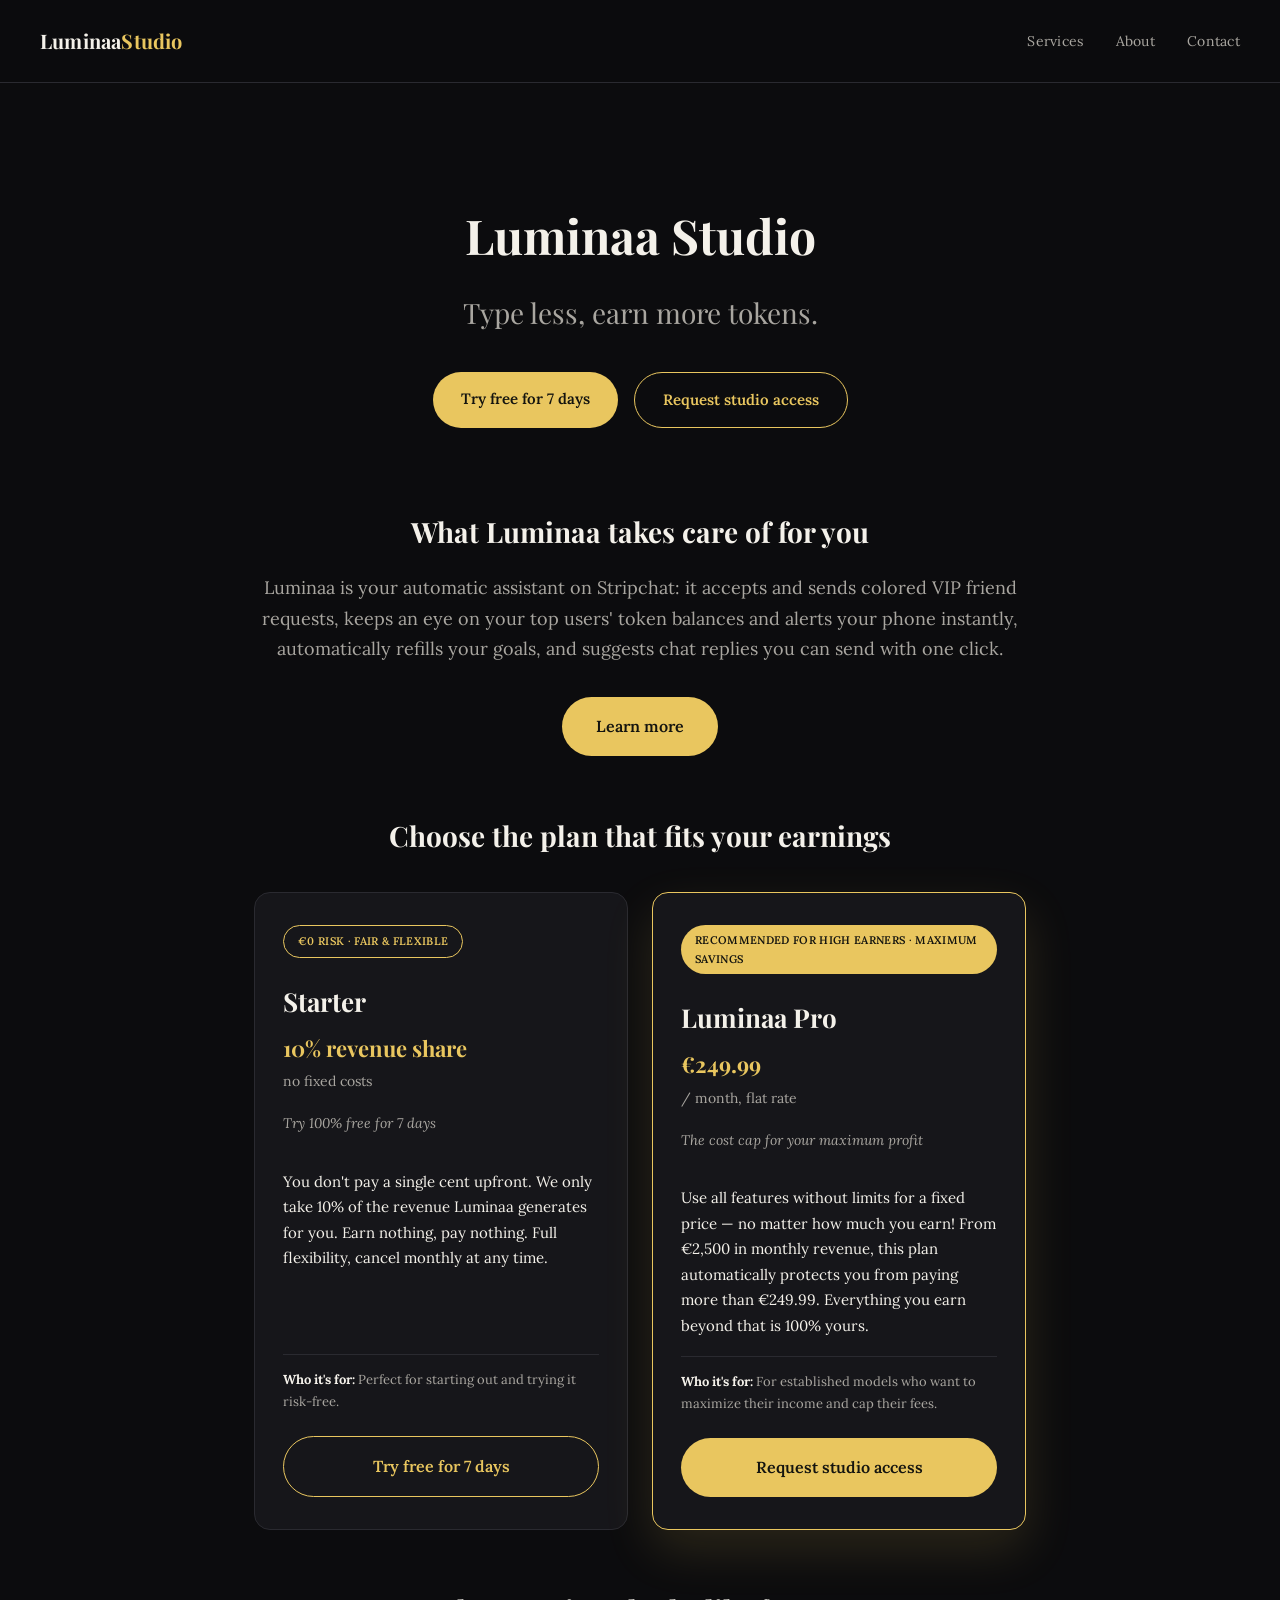
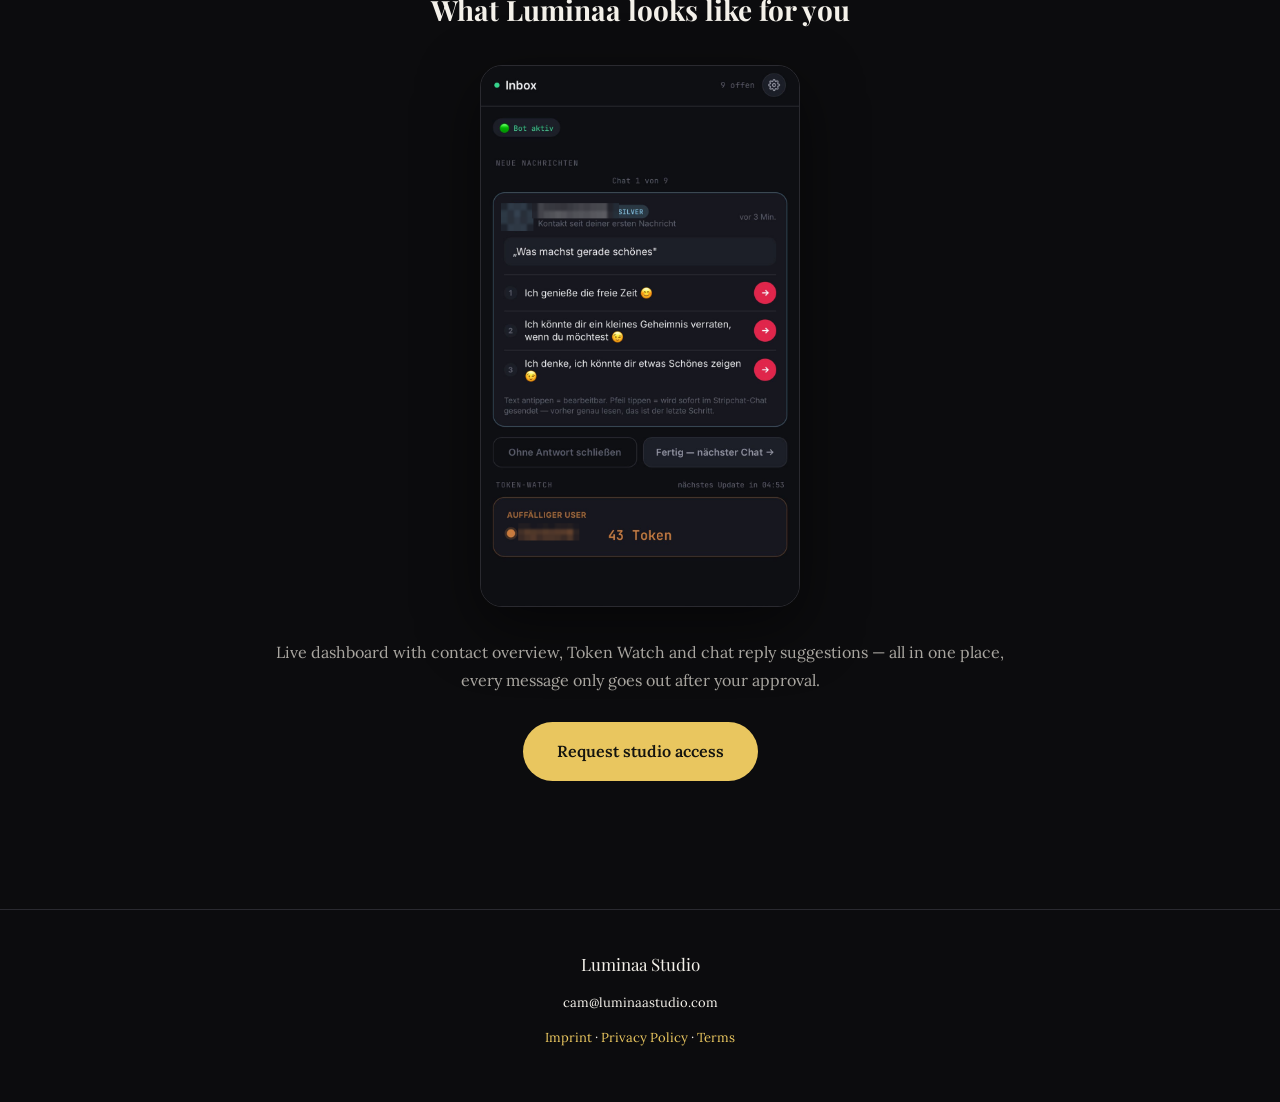
<file: index.html>
<!doctype html>
<html lang="en">
<head>
<meta charset="utf-8">
<meta name="viewport" content="width=device-width, initial-scale=1">
<title>Luminaa Studio — Type less, earn more tokens.</title>
<link rel="stylesheet" href="style.css">
</head>
<body>
<header>
  <div class="brand">Luminaa<span>Studio</span></div>
  <nav>
    <a href="services.html">Services</a>
    <a href="ueber-uns.html">About</a>
    <a href="kontakt.html#formular">Contact</a>
  </nav>
</header>
<main>
  <div class="hero">
    <p class="tagline"><strong>Luminaa Studio</strong>Type less, earn more tokens.</p>
    <div class="hero-ctas">
      <a href="kontakt.html#formular" class="btn">Try free for 7 days</a>
      <a href="kontakt.html#formular" class="btn btn-outline">Request studio access</a>
    </div>
  </div>

  <h2>What Luminaa takes care of for you</h2>
  <p class="lead center">Luminaa is your automatic assistant on Stripchat: it accepts and sends colored VIP friend requests, keeps an eye on your top users' token balances and alerts your phone instantly, automatically refills your goals, and suggests chat replies you can send with one click.</p>
  <div class="btn-center">
    <a href="services.html" class="btn">Learn more</a>
  </div>

  <h2>Choose the plan that fits your earnings</h2>

  <div class="pricing-cards">
    <div class="pricing-card">
      <div class="pricing-badge">€0 risk · Fair &amp; flexible</div>
      <div class="pricing-card-title">Starter</div>
      <div class="pricing-card-price">10% revenue share<span>no fixed costs</span></div>
      <div class="pricing-card-sub">Try 100% free for 7 days</div>
      <p class="pricing-card-desc">You don't pay a single cent upfront. We only take 10% of the revenue Luminaa generates for you. Earn nothing, pay nothing. Full flexibility, cancel monthly at any time.</p>
      <div class="pricing-card-for"><strong>Who it's for:</strong> Perfect for starting out and trying it risk-free.</div>
      <a href="kontakt.html#formular" class="btn btn-outline pricing-card-btn">Try free for 7 days</a>
    </div>

    <div class="pricing-card pricing-card-highlight">
      <div class="pricing-badge pricing-badge-solid">Recommended for high earners · Maximum savings</div>
      <div class="pricing-card-title">Luminaa Pro</div>
      <div class="pricing-card-price">€249.99<span>/ month, flat rate</span></div>
      <div class="pricing-card-sub">The cost cap for your maximum profit</div>
      <p class="pricing-card-desc">Use all features without limits for a fixed price — no matter how much you earn! From €2,500 in monthly revenue, this plan automatically protects you from paying more than €249.99. Everything you earn beyond that is 100% yours.</p>
      <div class="pricing-card-for"><strong>Who it's for:</strong> For established models who want to maximize their income and cap their fees.</div>
      <a href="kontakt.html#formular" class="btn pricing-card-btn">Request studio access</a>
    </div>
  </div>

  <h2>What Luminaa looks like for you</h2>
  <div class="phone-shot">
    <img src="dashboard-preview.png" alt="Luminaa dashboard: chat reply suggestions and Token Watch">
  </div>
  <p class="center" style="color:var(--muted)">Live dashboard with contact overview, Token Watch and chat reply suggestions — all in one place, every message only goes out after your approval.</p>
  <div class="btn-center">
    <a href="kontakt.html#formular" class="btn">Request studio access</a>
  </div>
</main>
<footer>
  <div class="footer-brand">Luminaa Studio</div>
  <p>cam@luminaastudio.com</p>
  <p><a href="impressum.html">Imprint</a> · <a href="datenschutz.html">Privacy Policy</a> · <a href="agb.html">Terms</a></p>
</footer>
</body>
</html>
</file>
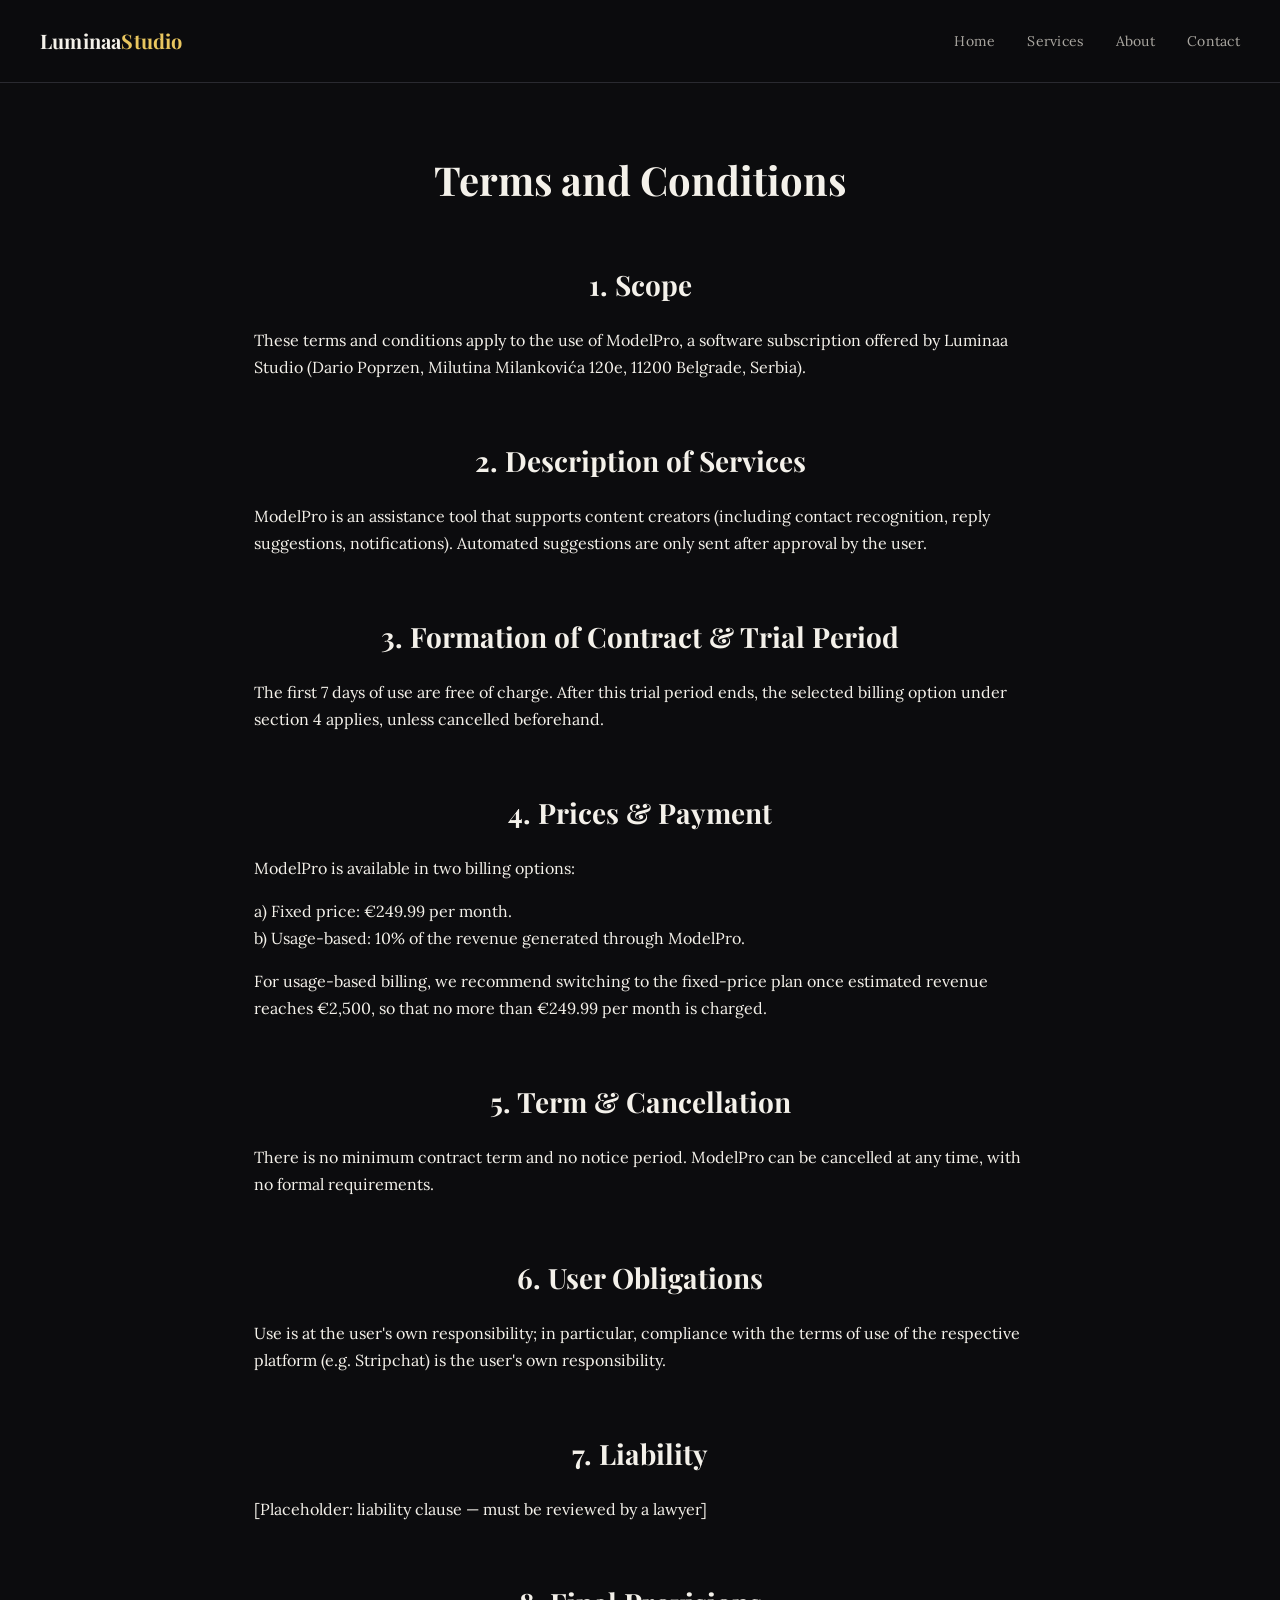
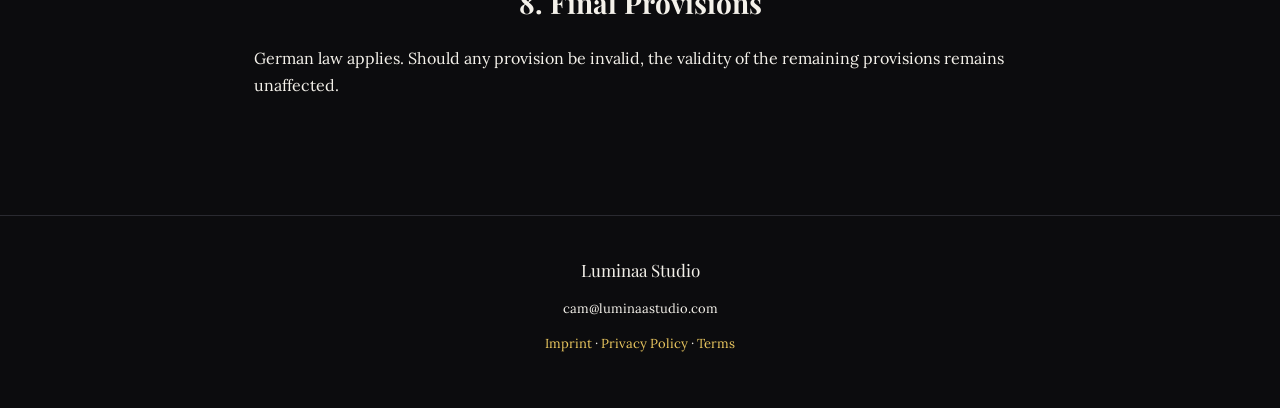
<file: agb.html>
<!doctype html>
<html lang="en">
<head>
<meta charset="utf-8">
<meta name="viewport" content="width=device-width, initial-scale=1">
<title>Terms and Conditions — Luminaa Studio</title>
<link rel="stylesheet" href="style.css">
</head>
<body>
<header>
  <div class="brand">Luminaa<span>Studio</span></div>
  <nav>
    <a href="index.html">Home</a>
    <a href="services.html">Services</a>
    <a href="ueber-uns.html">About</a>
    <a href="kontakt.html">Contact</a>
  </nav>
</header>
<main>
  <h1 class="center-title">Terms and Conditions</h1>

  <h2>1. Scope</h2>
  <p>These terms and conditions apply to the use of ModelPro, a software subscription offered by Luminaa Studio (Dario Poprzen, Milutina Milankovića 120e, 11200 Belgrade, Serbia).</p>

  <h2>2. Description of Services</h2>
  <p>ModelPro is an assistance tool that supports content creators (including contact recognition, reply suggestions, notifications). Automated suggestions are only sent after approval by the user.</p>

  <h2>3. Formation of Contract &amp; Trial Period</h2>
  <p>The first 7 days of use are free of charge. After this trial period ends, the selected billing option under section 4 applies, unless cancelled beforehand.</p>

  <h2>4. Prices &amp; Payment</h2>
  <p>ModelPro is available in two billing options:</p>
  <p>a) Fixed price: €249.99 per month.<br>
  b) Usage-based: 10% of the revenue generated through ModelPro.</p>
  <p>For usage-based billing, we recommend switching to the fixed-price plan once estimated revenue reaches €2,500, so that no more than €249.99 per month is charged.</p>

  <h2>5. Term &amp; Cancellation</h2>
  <p>There is no minimum contract term and no notice period. ModelPro can be cancelled at any time, with no formal requirements.</p>

  <h2>6. User Obligations</h2>
  <p>Use is at the user's own responsibility; in particular, compliance with the terms of use of the respective platform (e.g. Stripchat) is the user's own responsibility.</p>

  <h2>7. Liability</h2>
  <p>[Placeholder: liability clause — must be reviewed by a lawyer]</p>

  <h2>8. Final Provisions</h2>
  <p>German law applies. Should any provision be invalid, the validity of the remaining provisions remains unaffected.</p>
</main>
<footer>
  <div class="footer-brand">Luminaa Studio</div>
  <p>cam@luminaastudio.com</p>
  <p><a href="impressum.html">Imprint</a> · <a href="datenschutz.html">Privacy Policy</a> · <a href="agb.html">Terms</a></p>
</footer>
</body>
</html>
</file>
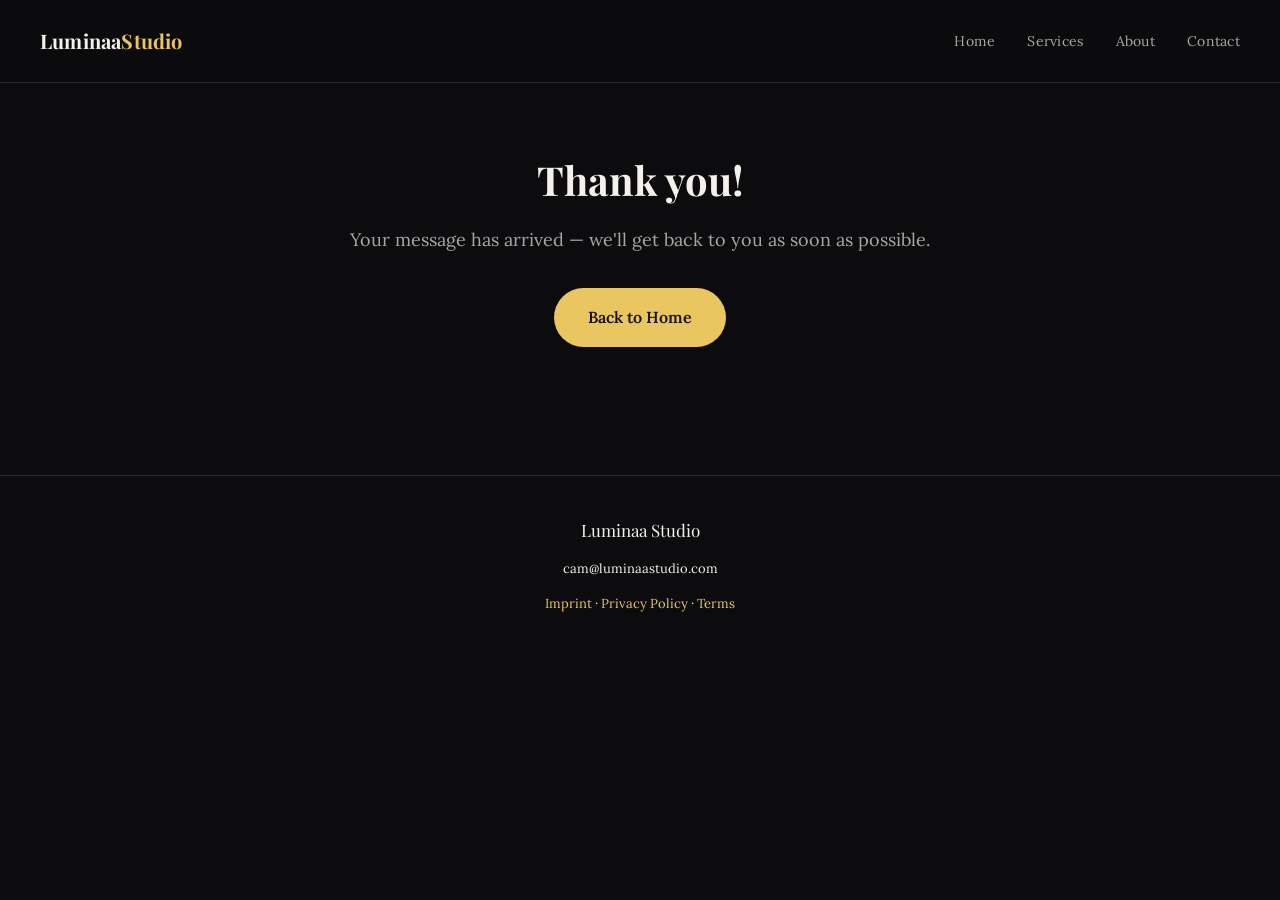
<file: danke.html>
<!doctype html>
<html lang="en">
<head>
<meta charset="utf-8">
<meta name="viewport" content="width=device-width, initial-scale=1">
<title>Thank You — Luminaa Studio</title>
<link rel="stylesheet" href="style.css">
</head>
<body>
<header>
  <div class="brand">Luminaa<span>Studio</span></div>
  <nav>
    <a href="index.html">Home</a>
    <a href="services.html">Services</a>
    <a href="ueber-uns.html">About</a>
    <a href="kontakt.html">Contact</a>
  </nav>
</header>
<main>
  <h1 class="center-title">Thank you!</h1>
  <p class="lead center">Your message has arrived — we'll get back to you as soon as possible.</p>
  <div class="btn-center">
    <a href="index.html" class="btn">Back to Home</a>
  </div>
</main>
<footer>
  <div class="footer-brand">Luminaa Studio</div>
  <p>cam@luminaastudio.com</p>
  <p><a href="impressum.html">Imprint</a> · <a href="datenschutz.html">Privacy Policy</a> · <a href="agb.html">Terms</a></p>
</footer>
</body>
</html>
</file>
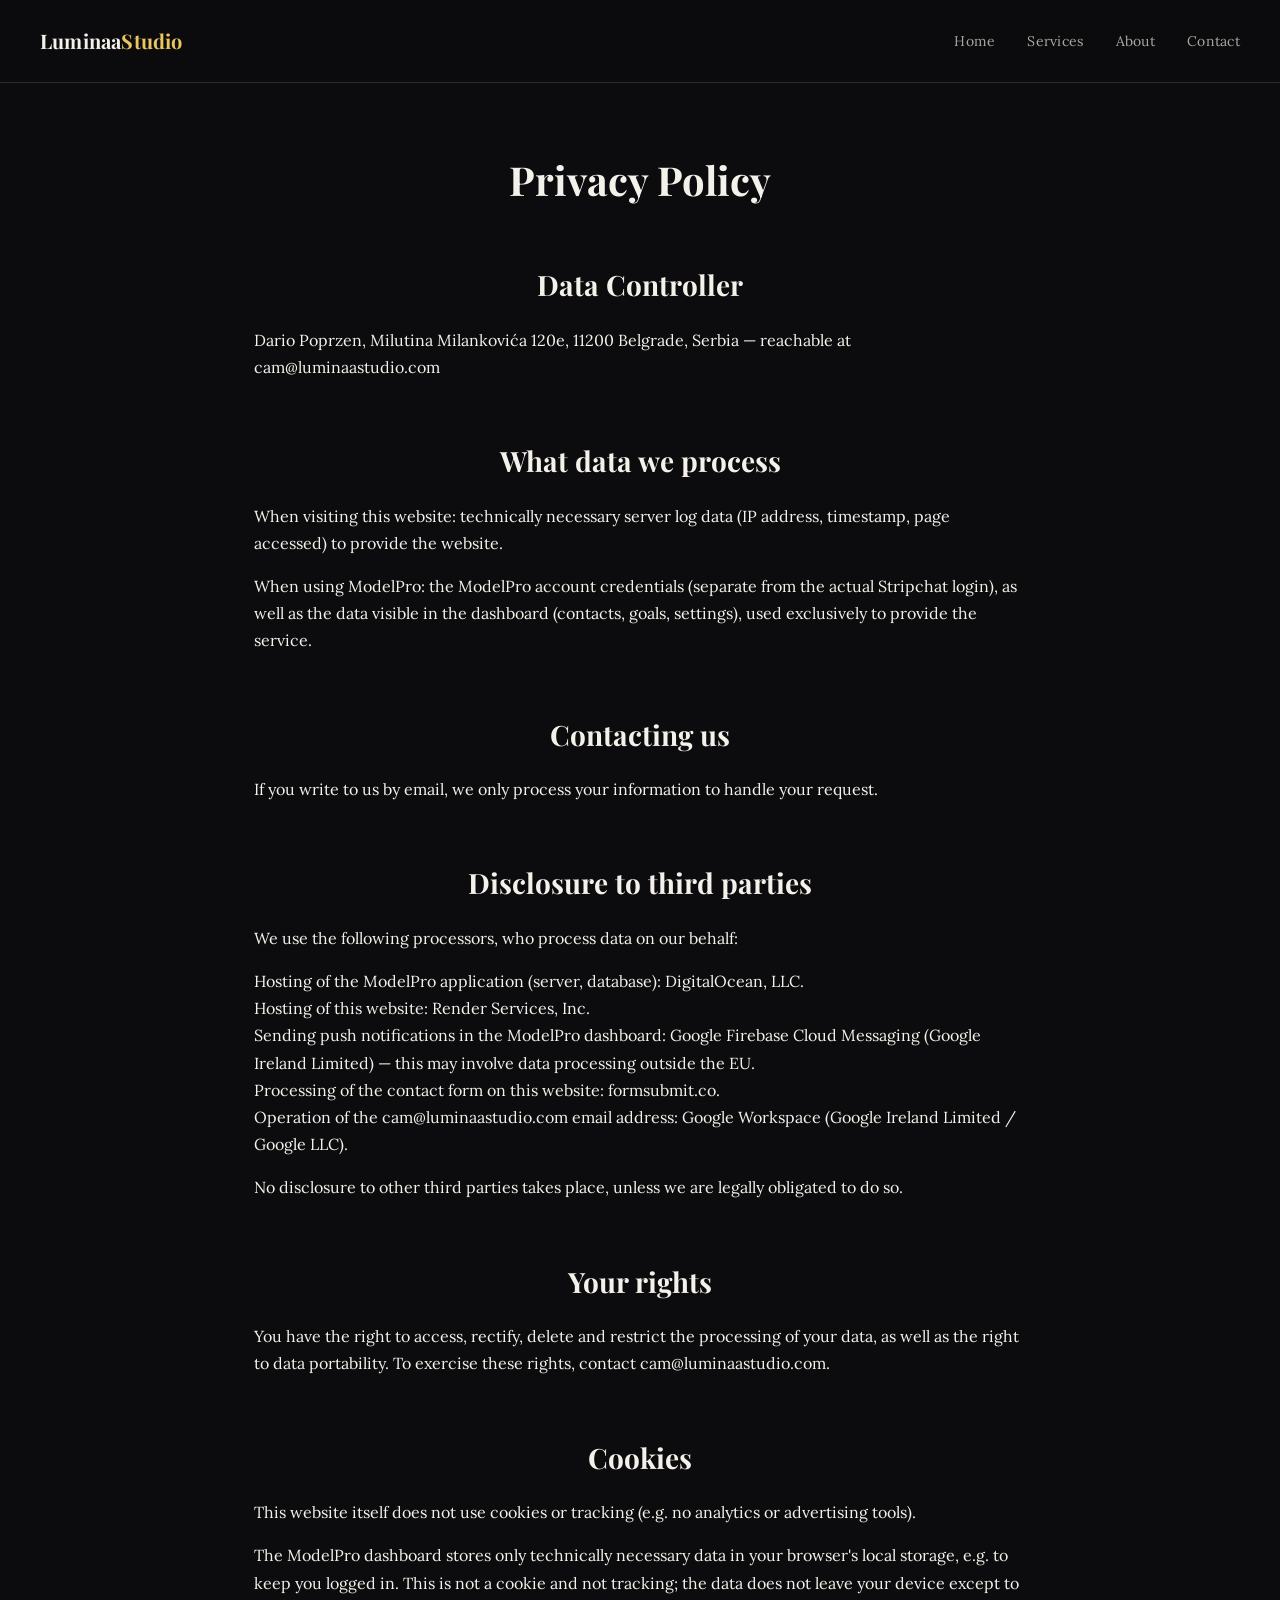
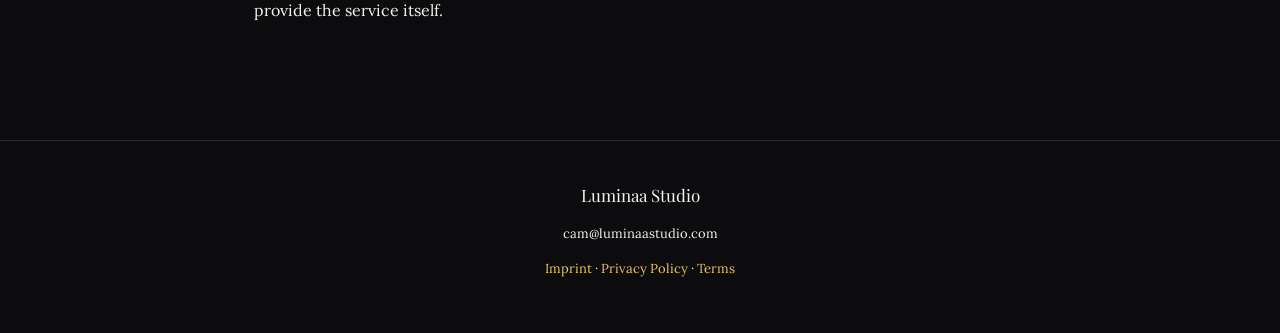
<file: datenschutz.html>
<!doctype html>
<html lang="en">
<head>
<meta charset="utf-8">
<meta name="viewport" content="width=device-width, initial-scale=1">
<title>Privacy Policy — Luminaa Studio</title>
<link rel="stylesheet" href="style.css">
</head>
<body>
<header>
  <div class="brand">Luminaa<span>Studio</span></div>
  <nav>
    <a href="index.html">Home</a>
    <a href="services.html">Services</a>
    <a href="ueber-uns.html">About</a>
    <a href="kontakt.html">Contact</a>
  </nav>
</header>
<main>
  <h1 class="center-title">Privacy Policy</h1>

  <h2>Data Controller</h2>
  <p>Dario Poprzen, Milutina Milankovića 120e, 11200 Belgrade, Serbia — reachable at cam@luminaastudio.com</p>

  <h2>What data we process</h2>
  <p>When visiting this website: technically necessary server log data (IP address, timestamp, page accessed) to provide the website.</p>
  <p>When using ModelPro: the ModelPro account credentials (separate from the actual Stripchat login), as well as the data visible in the dashboard (contacts, goals, settings), used exclusively to provide the service.</p>

  <h2>Contacting us</h2>
  <p>If you write to us by email, we only process your information to handle your request.</p>

  <h2>Disclosure to third parties</h2>
  <p>We use the following processors, who process data on our behalf:</p>
  <p>
  Hosting of the ModelPro application (server, database): DigitalOcean, LLC.<br>
  Hosting of this website: Render Services, Inc.<br>
  Sending push notifications in the ModelPro dashboard: Google Firebase Cloud Messaging (Google Ireland Limited) — this may involve data processing outside the EU.<br>
  Processing of the contact form on this website: formsubmit.co.<br>
  Operation of the cam@luminaastudio.com email address: Google Workspace (Google Ireland Limited / Google LLC).
  </p>
  <p>No disclosure to other third parties takes place, unless we are legally obligated to do so.</p>

  <h2>Your rights</h2>
  <p>You have the right to access, rectify, delete and restrict the processing of your data, as well as the right to data portability. To exercise these rights, contact cam@luminaastudio.com.</p>

  <h2>Cookies</h2>
  <p>This website itself does not use cookies or tracking (e.g. no analytics or advertising tools).</p>
  <p>The ModelPro dashboard stores only technically necessary data in your browser's local storage, e.g. to keep you logged in. This is not a cookie and not tracking; the data does not leave your device except to provide the service itself.</p>
</main>
<footer>
  <div class="footer-brand">Luminaa Studio</div>
  <p>cam@luminaastudio.com</p>
  <p><a href="impressum.html">Imprint</a> · <a href="datenschutz.html">Privacy Policy</a> · <a href="agb.html">Terms</a></p>
</footer>
</body>
</html>
</file>
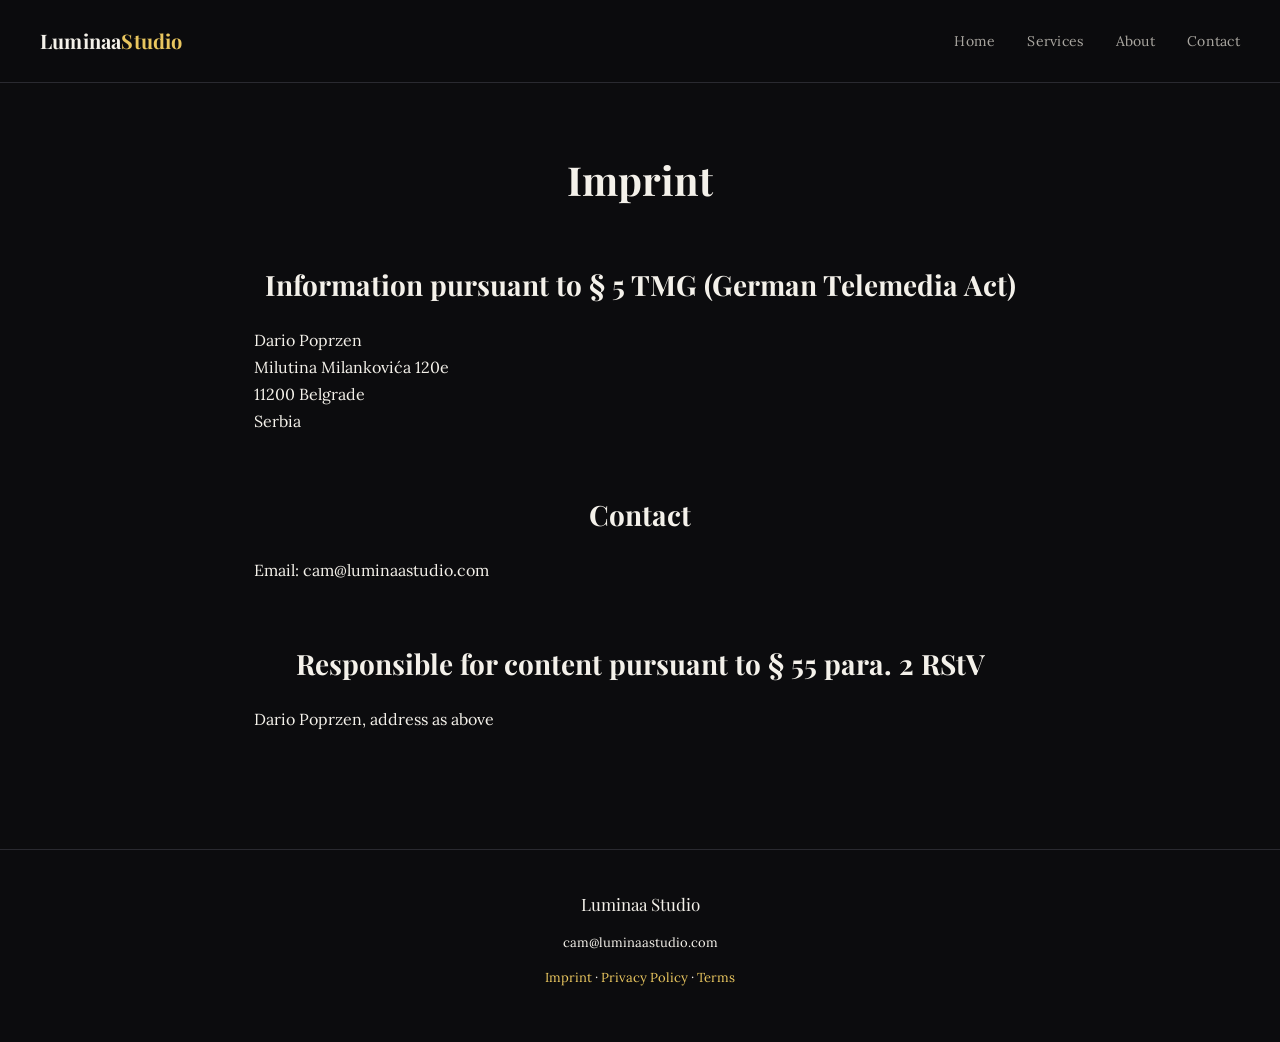
<file: impressum.html>
<!doctype html>
<html lang="en">
<head>
<meta charset="utf-8">
<meta name="viewport" content="width=device-width, initial-scale=1">
<title>Imprint — Luminaa Studio</title>
<link rel="stylesheet" href="style.css">
</head>
<body>
<header>
  <div class="brand">Luminaa<span>Studio</span></div>
  <nav>
    <a href="index.html">Home</a>
    <a href="services.html">Services</a>
    <a href="ueber-uns.html">About</a>
    <a href="kontakt.html">Contact</a>
  </nav>
</header>
<main>
  <h1 class="center-title">Imprint</h1>

  <h2>Information pursuant to § 5 TMG (German Telemedia Act)</h2>
  <p>
    Dario Poprzen<br>
    Milutina Milankovića 120e<br>
    11200 Belgrade<br>
    Serbia
  </p>

  <h2>Contact</h2>
  <p>
    Email: cam@luminaastudio.com
  </p>

  <h2>Responsible for content pursuant to § 55 para. 2 RStV</h2>
  <p>Dario Poprzen, address as above</p>
</main>
<footer>
  <div class="footer-brand">Luminaa Studio</div>
  <p>cam@luminaastudio.com</p>
  <p><a href="impressum.html">Imprint</a> · <a href="datenschutz.html">Privacy Policy</a> · <a href="agb.html">Terms</a></p>
</footer>
</body>
</html>
</file>
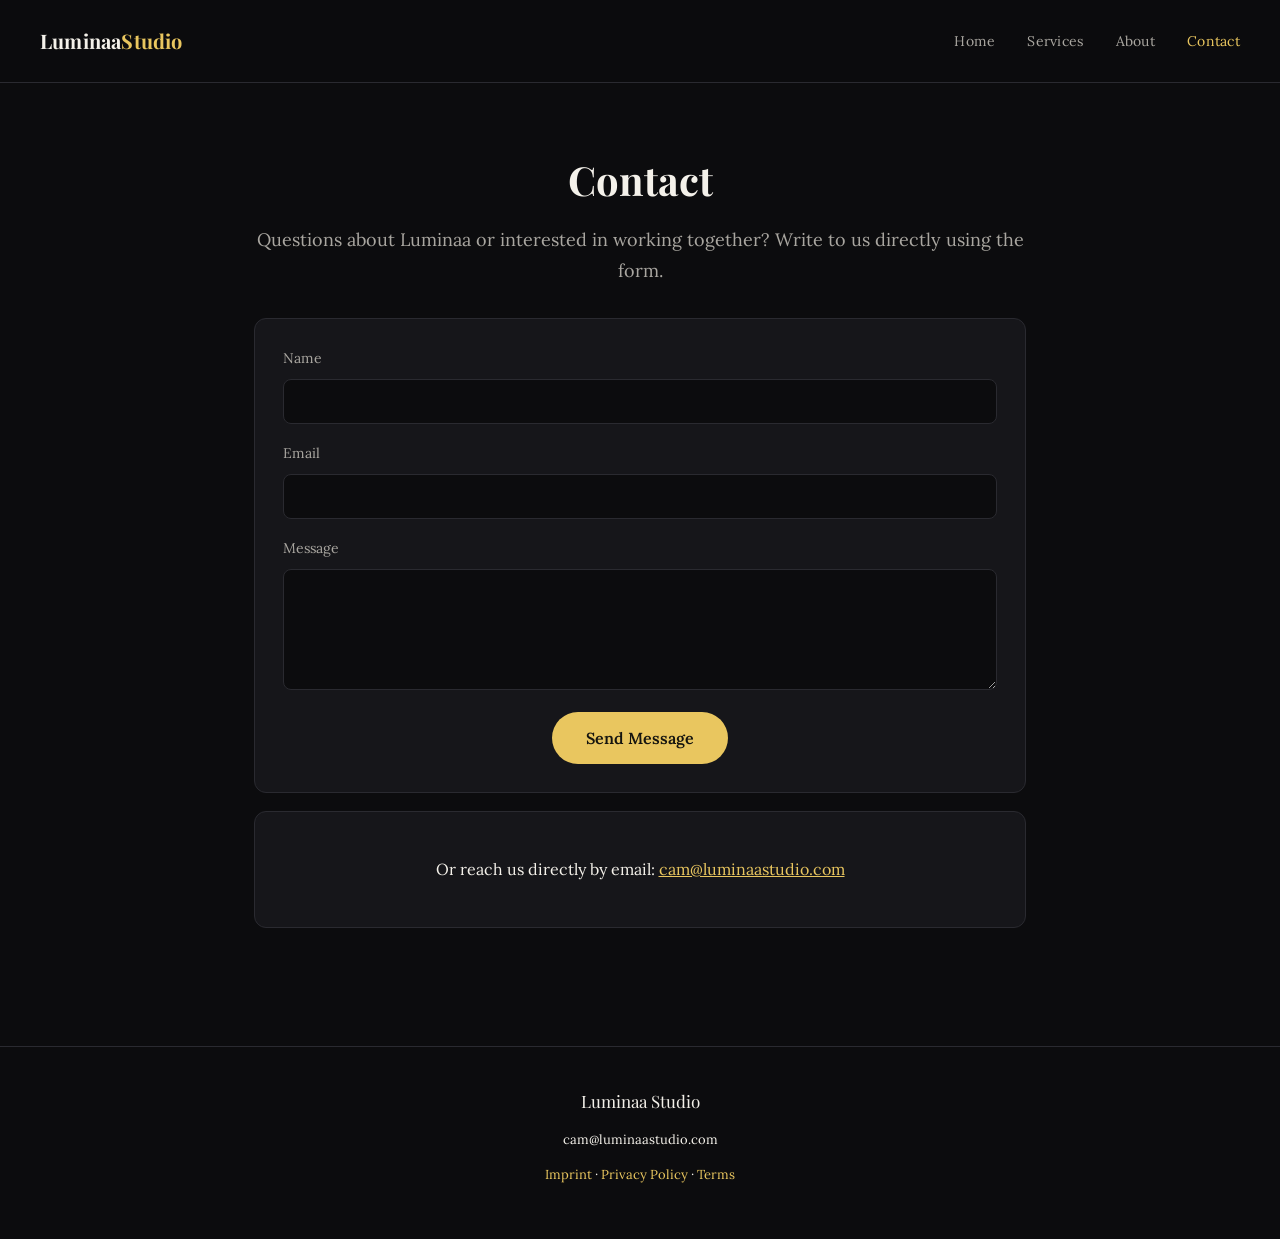
<file: kontakt.html>
<!doctype html>
<html lang="en">
<head>
<meta charset="utf-8">
<meta name="viewport" content="width=device-width, initial-scale=1">
<title>Contact — Luminaa Studio</title>
<link rel="stylesheet" href="style.css">
</head>
<body>
<header>
  <div class="brand">Luminaa<span>Studio</span></div>
  <nav>
    <a href="index.html">Home</a>
    <a href="services.html">Services</a>
    <a href="ueber-uns.html">About</a>
    <a href="kontakt.html" class="active">Contact</a>
  </nav>
</header>
<main>
  <h1 class="center-title">Contact</h1>
  <p class="lead center">Questions about Luminaa or interested in working together? Write to us directly using the form.</p>

  <form id="formular" class="card" action="https://formsubmit.co/cam@luminaastudio.com" method="POST">
    <input type="hidden" name="_subject" value="New inquiry via luminaastudio.com">
    <input type="hidden" name="_template" value="table">
    <input type="hidden" name="_captcha" value="false">
    <input type="hidden" name="_next" value="https://luminaastudio.com/danke.html">
    <input type="text" name="_honey" style="display:none" tabindex="-1" autocomplete="off">

    <label>Name
      <input type="text" name="Name" required>
    </label>
    <label>Email
      <input type="email" name="E-Mail" required>
    </label>
    <label>Message
      <textarea name="Nachricht" rows="5" required></textarea>
    </label>
    <button type="submit" class="btn">Send Message</button>
  </form>

  <div class="card center" style="margin-top:18px">
    <p>Or reach us directly by email: <a href="mailto:cam@luminaastudio.com" style="color:var(--gold)">cam@luminaastudio.com</a></p>
  </div>
</main>
<footer>
  <div class="footer-brand">Luminaa Studio</div>
  <p>cam@luminaastudio.com</p>
  <p><a href="impressum.html">Imprint</a> · <a href="datenschutz.html">Privacy Policy</a> · <a href="agb.html">Terms</a></p>
</footer>
</body>
</html>
</file>
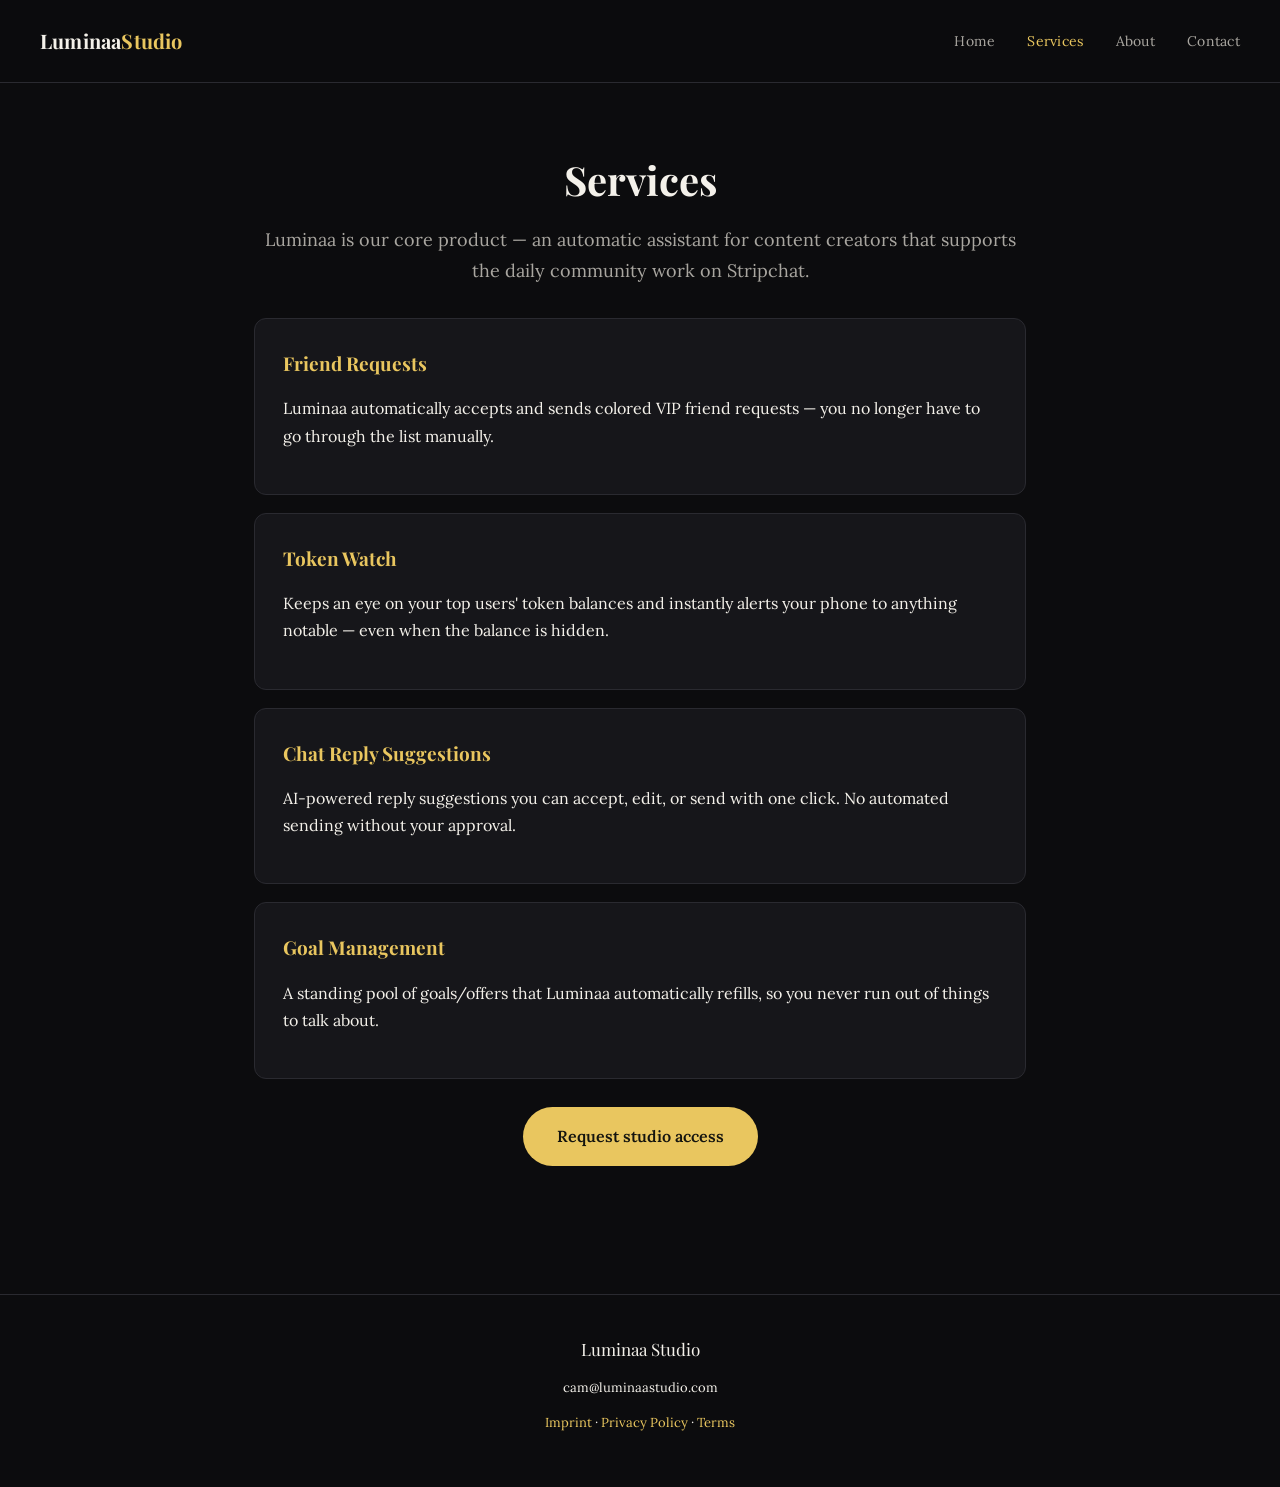
<file: services.html>
<!doctype html>
<html lang="en">
<head>
<meta charset="utf-8">
<meta name="viewport" content="width=device-width, initial-scale=1">
<title>Services — Luminaa Studio</title>
<link rel="stylesheet" href="style.css">
</head>
<body>
<header>
  <div class="brand">Luminaa<span>Studio</span></div>
  <nav>
    <a href="index.html">Home</a>
    <a href="services.html" class="active">Services</a>
    <a href="ueber-uns.html">About</a>
    <a href="kontakt.html#formular">Contact</a>
  </nav>
</header>
<main>
  <h1 class="center-title">Services</h1>
  <p class="lead center">Luminaa is our core product — an automatic assistant for content creators that supports the daily community work on Stripchat.</p>

  <div class="card">
    <h3>Friend Requests</h3>
    <p>Luminaa automatically accepts and sends colored VIP friend requests — you no longer have to go through the list manually.</p>
  </div>

  <div class="card">
    <h3>Token Watch</h3>
    <p>Keeps an eye on your top users' token balances and instantly alerts your phone to anything notable — even when the balance is hidden.</p>
  </div>

  <div class="card">
    <h3>Chat Reply Suggestions</h3>
    <p>AI-powered reply suggestions you can accept, edit, or send with one click. No automated sending without your approval.</p>
  </div>

  <div class="card">
    <h3>Goal Management</h3>
    <p>A standing pool of goals/offers that Luminaa automatically refills, so you never run out of things to talk about.</p>
  </div>

  <div class="btn-center">
    <a href="kontakt.html#formular" class="btn">Request studio access</a>
  </div>
</main>
<footer>
  <div class="footer-brand">Luminaa Studio</div>
  <p>cam@luminaastudio.com</p>
  <p><a href="impressum.html">Imprint</a> · <a href="datenschutz.html">Privacy Policy</a> · <a href="agb.html">Terms</a></p>
</footer>
</body>
</html>
</file>
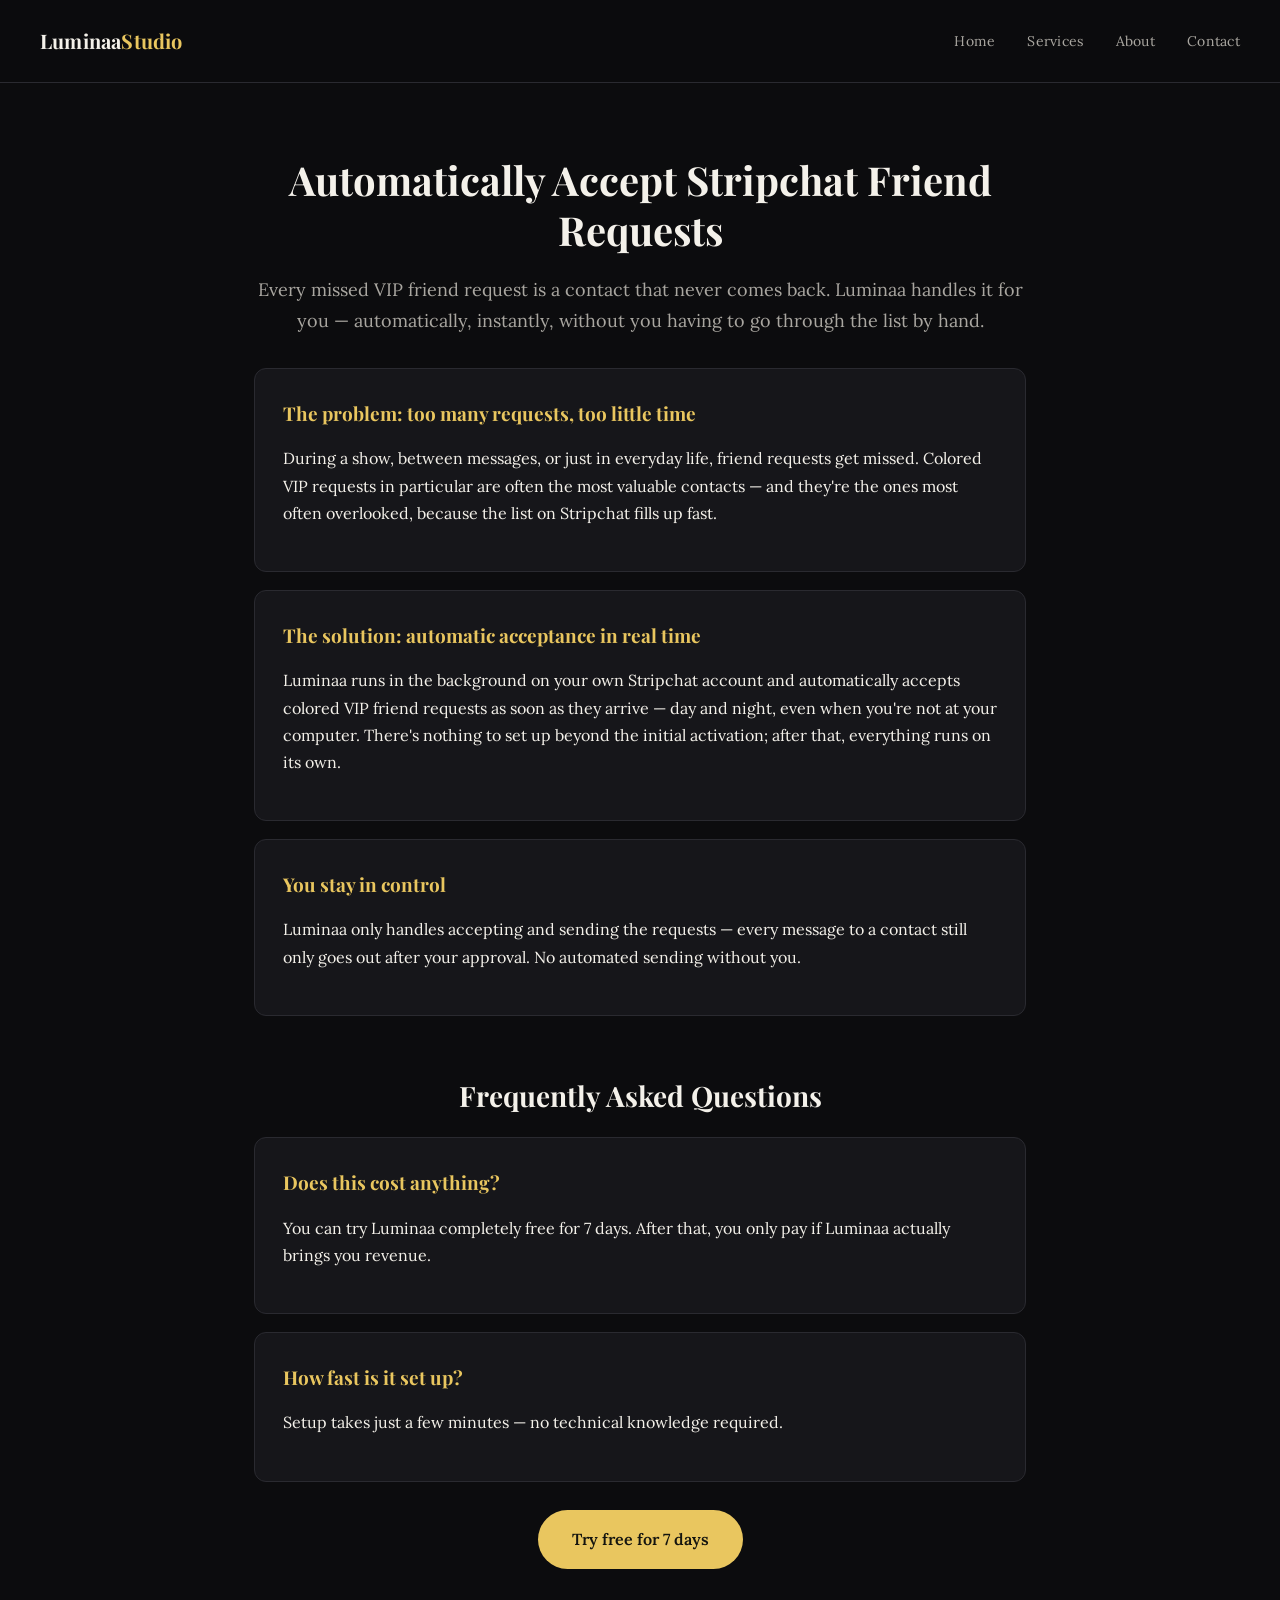
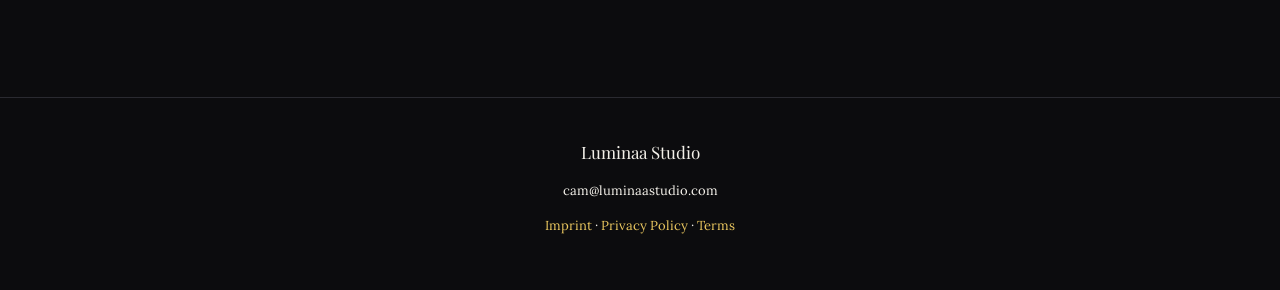
<file: stripchat-freundschaftsanfragen-automatisch-annehmen.html>
<!doctype html>
<html lang="en">
<head>
<meta charset="utf-8">
<meta name="viewport" content="width=device-width, initial-scale=1">
<title>Automatically Accept Stripchat Friend Requests — Luminaa Studio</title>
<meta name="description" content="Never miss a VIP friend request on Stripchat again: Luminaa accepts and sends them for you automatically. Free, ready to go instantly, try free for 7 days.">
<link rel="stylesheet" href="style.css">
</head>
<body>
<header>
<div class="brand">Luminaa<span>Studio</span></div>
<nav>
<a href="index.html">Home</a>
<a href="services.html">Services</a>
<a href="ueber-uns.html">About</a>
<a href="kontakt.html#formular">Contact</a>
</nav>
</header>
<main>
<h1 class="center-title">Automatically Accept Stripchat Friend Requests</h1>
<p class="lead center">Every missed VIP friend request is a contact that never comes back. Luminaa handles it for you — automatically, instantly, without you having to go through the list by hand.</p>

<div class="card">
<h3>The problem: too many requests, too little time</h3>
<p>During a show, between messages, or just in everyday life, friend requests get missed. Colored VIP requests in particular are often the most valuable contacts — and they're the ones most often overlooked, because the list on Stripchat fills up fast.</p>
</div>

<div class="card">
<h3>The solution: automatic acceptance in real time</h3>
<p>Luminaa runs in the background on your own Stripchat account and automatically accepts colored VIP friend requests as soon as they arrive — day and night, even when you're not at your computer. There's nothing to set up beyond the initial activation; after that, everything runs on its own.</p>
</div>

<div class="card">
<h3>You stay in control</h3>
<p>Luminaa only handles accepting and sending the requests — every message to a contact still only goes out after your approval. No automated sending without you.</p>
</div>

<h2>Frequently Asked Questions</h2>
<div class="card">
<h3>Does this cost anything?</h3>
<p>You can try Luminaa completely free for 7 days. After that, you only pay if Luminaa actually brings you revenue.</p>
</div>
<div class="card">
<h3>How fast is it set up?</h3>
<p>Setup takes just a few minutes — no technical knowledge required.</p>
</div>

<div class="btn-center">
<a href="kontakt.html#formular" class="btn">Try free for 7 days</a>
</div>
</main>
<footer>
<div class="footer-brand">Luminaa Studio</div>
<p>cam@luminaastudio.com</p>
<p><a href="impressum.html">Imprint</a> · <a href="datenschutz.html">Privacy Policy</a> · <a href="agb.html">Terms</a></p>
</footer>
</body>
</html>
</file>
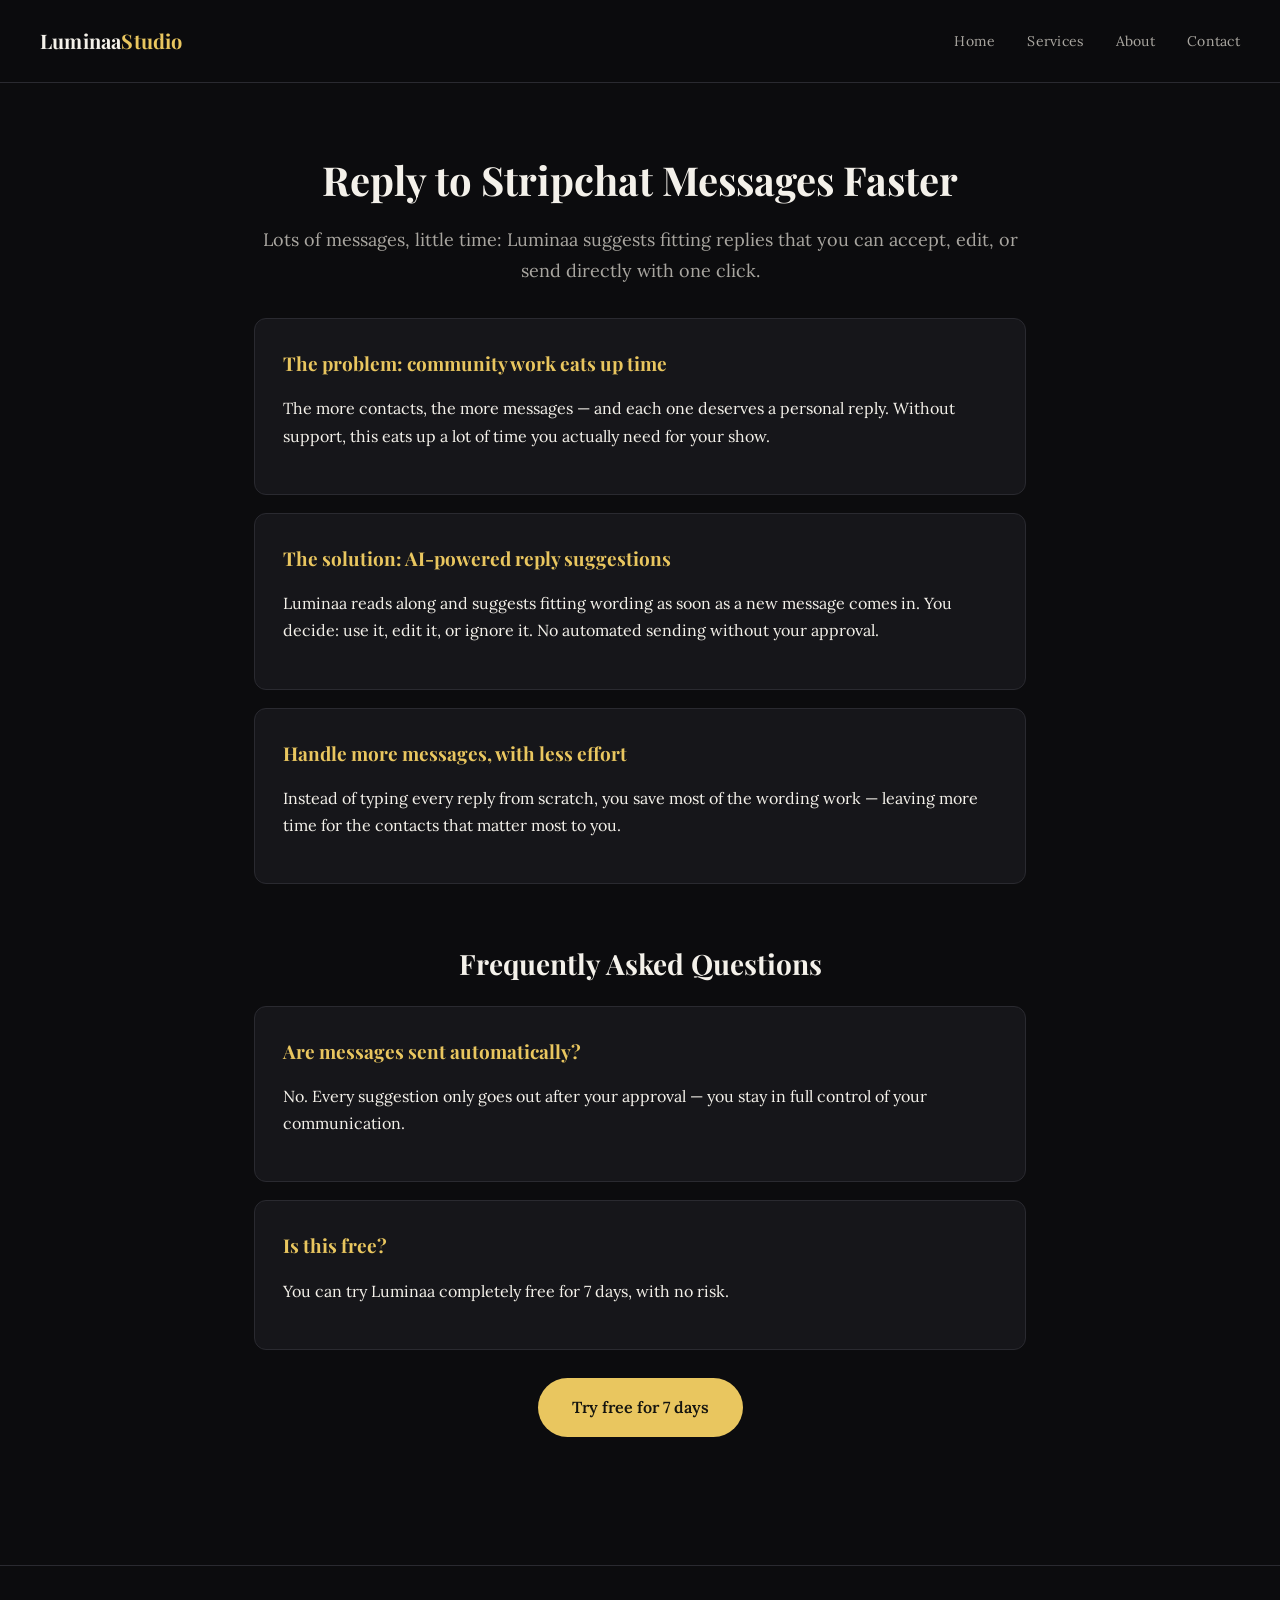
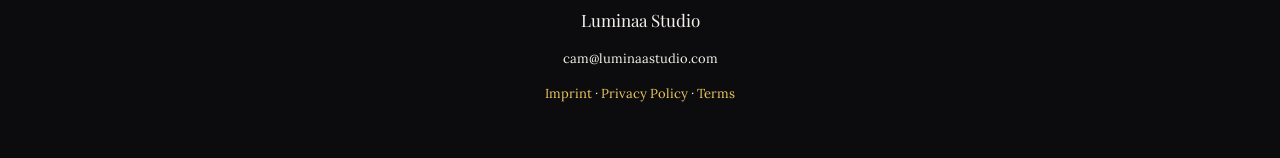
<file: stripchat-schneller-nachrichten-beantworten.html>
<!doctype html>
<html lang="en">
<head>
<meta charset="utf-8">
<meta name="viewport" content="width=device-width, initial-scale=1">
<title>Reply to Stripchat Messages Faster — AI Suggestions | Luminaa Studio</title>
<meta name="description" content="Type less, earn more: AI-powered reply suggestions for your Stripchat messages. Ready to go instantly, try free for 7 days.">
<link rel="stylesheet" href="style.css">
</head>
<body>
<header>
<div class="brand">Luminaa<span>Studio</span></div>
<nav>
<a href="index.html">Home</a>
<a href="services.html">Services</a>
<a href="ueber-uns.html">About</a>
<a href="kontakt.html#formular">Contact</a>
</nav>
</header>
<main>
<h1 class="center-title">Reply to Stripchat Messages Faster</h1>
<p class="lead center">Lots of messages, little time: Luminaa suggests fitting replies that you can accept, edit, or send directly with one click.</p>

<div class="card">
<h3>The problem: community work eats up time</h3>
<p>The more contacts, the more messages — and each one deserves a personal reply. Without support, this eats up a lot of time you actually need for your show.</p>
</div>

<div class="card">
<h3>The solution: AI-powered reply suggestions</h3>
<p>Luminaa reads along and suggests fitting wording as soon as a new message comes in. You decide: use it, edit it, or ignore it. No automated sending without your approval.</p>
</div>

<div class="card">
<h3>Handle more messages, with less effort</h3>
<p>Instead of typing every reply from scratch, you save most of the wording work — leaving more time for the contacts that matter most to you.</p>
</div>

<h2>Frequently Asked Questions</h2>
<div class="card">
<h3>Are messages sent automatically?</h3>
<p>No. Every suggestion only goes out after your approval — you stay in full control of your communication.</p>
</div>
<div class="card">
<h3>Is this free?</h3>
<p>You can try Luminaa completely free for 7 days, with no risk.</p>
</div>

<div class="btn-center">
<a href="kontakt.html#formular" class="btn">Try free for 7 days</a>
</div>
</main>
<footer>
<div class="footer-brand">Luminaa Studio</div>
<p>cam@luminaastudio.com</p>
<p><a href="impressum.html">Imprint</a> · <a href="datenschutz.html">Privacy Policy</a> · <a href="agb.html">Terms</a></p>
</footer>
</body>
</html>
</file>
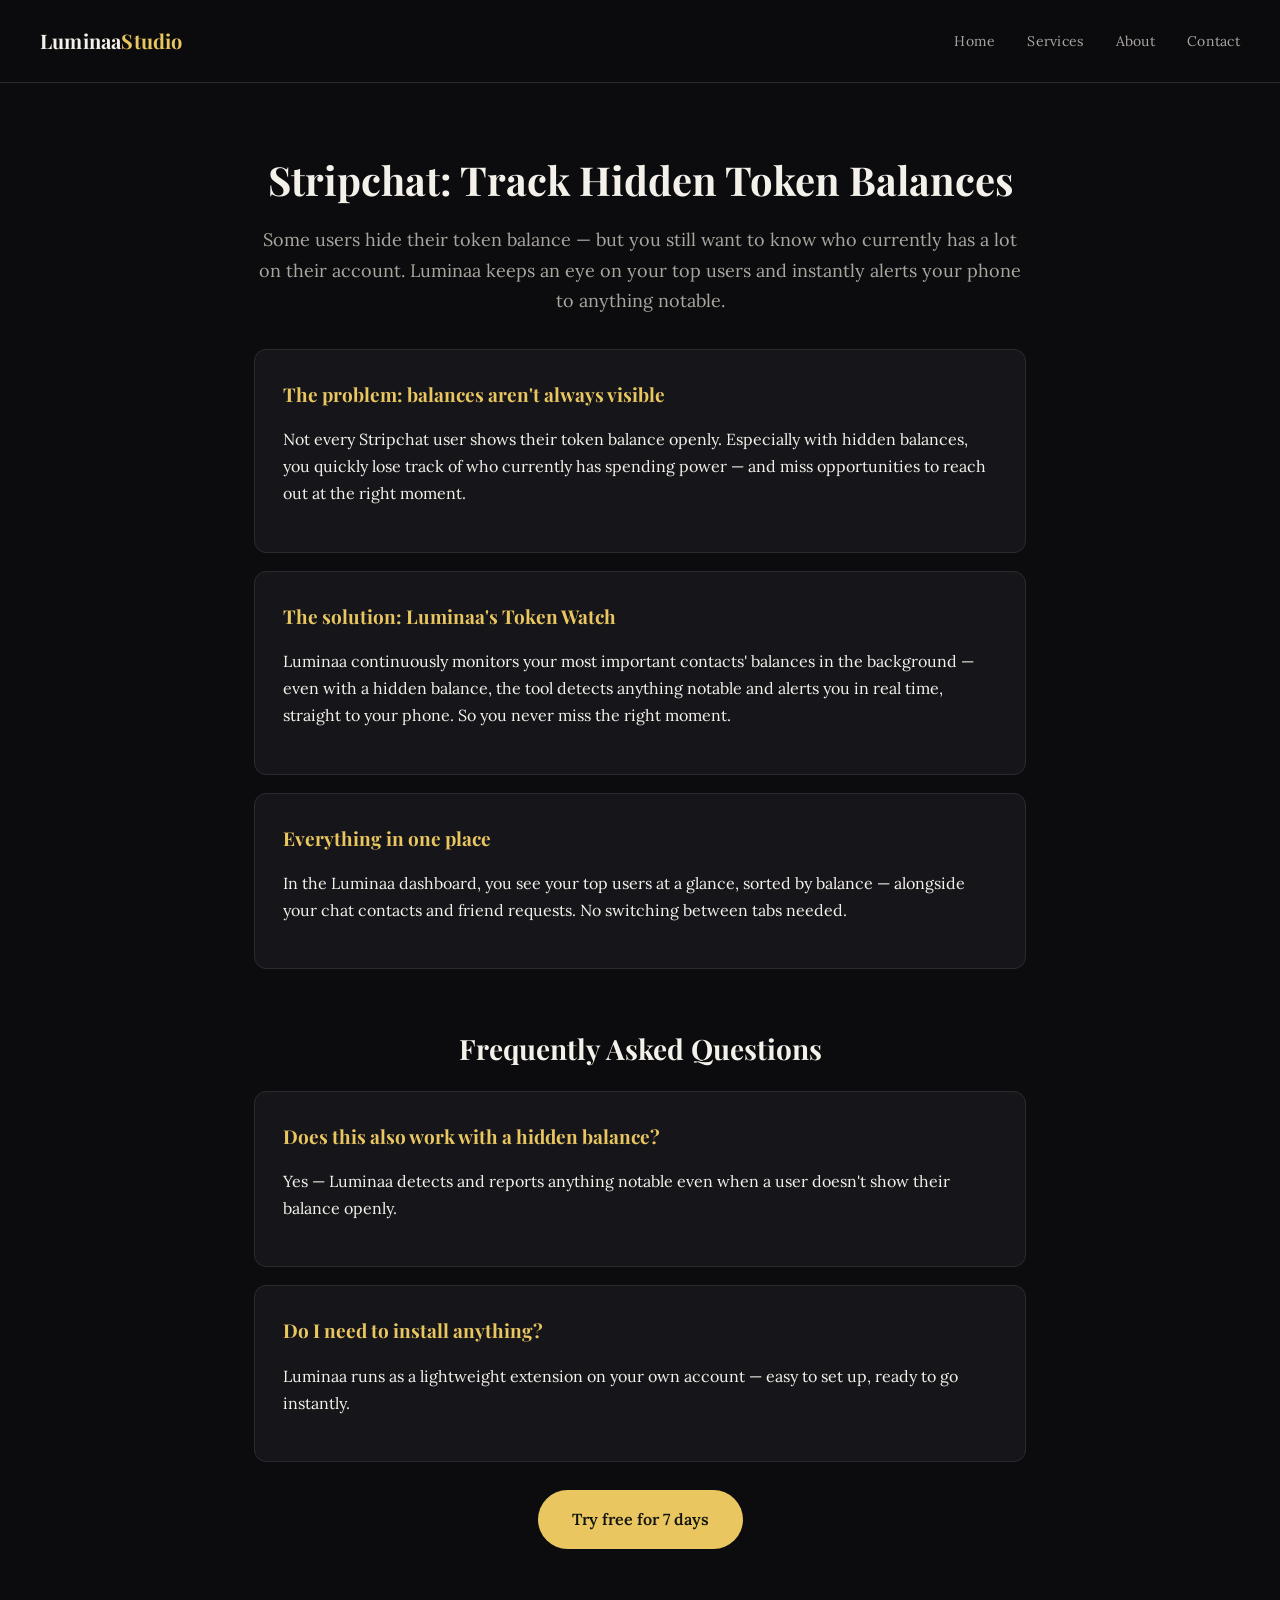
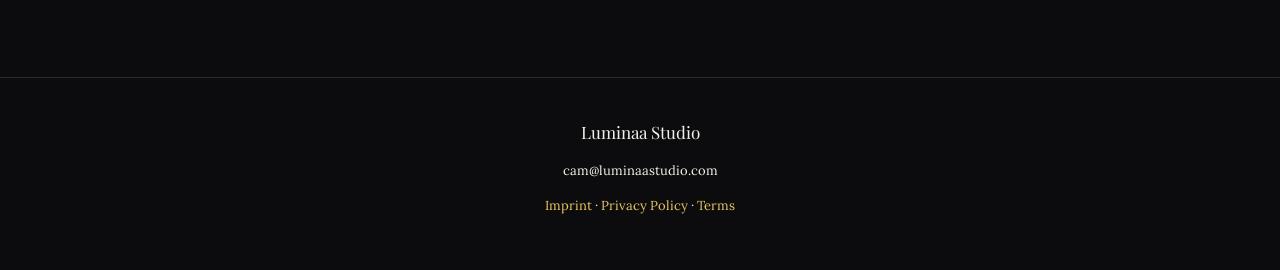
<file: stripchat-verstecktes-guthaben-sehen.html>
<!doctype html>
<html lang="en">
<head>
<meta charset="utf-8">
<meta name="viewport" content="width=device-width, initial-scale=1">
<title>Stripchat: See &amp; Track Hidden Token Balances — Luminaa Studio</title>
<meta name="description" content="Keep an eye on your top users' token balances — even when hidden. Luminaa alerts your phone instantly to anything notable. Try free for 7 days.">
<link rel="stylesheet" href="style.css">
</head>
<body>
<header>
<div class="brand">Luminaa<span>Studio</span></div>
<nav>
<a href="index.html">Home</a>
<a href="services.html">Services</a>
<a href="ueber-uns.html">About</a>
<a href="kontakt.html#formular">Contact</a>
</nav>
</header>
<main>
<h1 class="center-title">Stripchat: Track Hidden Token Balances</h1>
<p class="lead center">Some users hide their token balance — but you still want to know who currently has a lot on their account. Luminaa keeps an eye on your top users and instantly alerts your phone to anything notable.</p>

<div class="card">
<h3>The problem: balances aren't always visible</h3>
<p>Not every Stripchat user shows their token balance openly. Especially with hidden balances, you quickly lose track of who currently has spending power — and miss opportunities to reach out at the right moment.</p>
</div>

<div class="card">
<h3>The solution: Luminaa's Token Watch</h3>
<p>Luminaa continuously monitors your most important contacts' balances in the background — even with a hidden balance, the tool detects anything notable and alerts you in real time, straight to your phone. So you never miss the right moment.</p>
</div>

<div class="card">
<h3>Everything in one place</h3>
<p>In the Luminaa dashboard, you see your top users at a glance, sorted by balance — alongside your chat contacts and friend requests. No switching between tabs needed.</p>
</div>

<h2>Frequently Asked Questions</h2>
<div class="card">
<h3>Does this also work with a hidden balance?</h3>
<p>Yes — Luminaa detects and reports anything notable even when a user doesn't show their balance openly.</p>
</div>
<div class="card">
<h3>Do I need to install anything?</h3>
<p>Luminaa runs as a lightweight extension on your own account — easy to set up, ready to go instantly.</p>
</div>

<div class="btn-center">
<a href="kontakt.html#formular" class="btn">Try free for 7 days</a>
</div>
</main>
<footer>
<div class="footer-brand">Luminaa Studio</div>
<p>cam@luminaastudio.com</p>
<p><a href="impressum.html">Imprint</a> · <a href="datenschutz.html">Privacy Policy</a> · <a href="agb.html">Terms</a></p>
</footer>
</body>
</html>
</file>
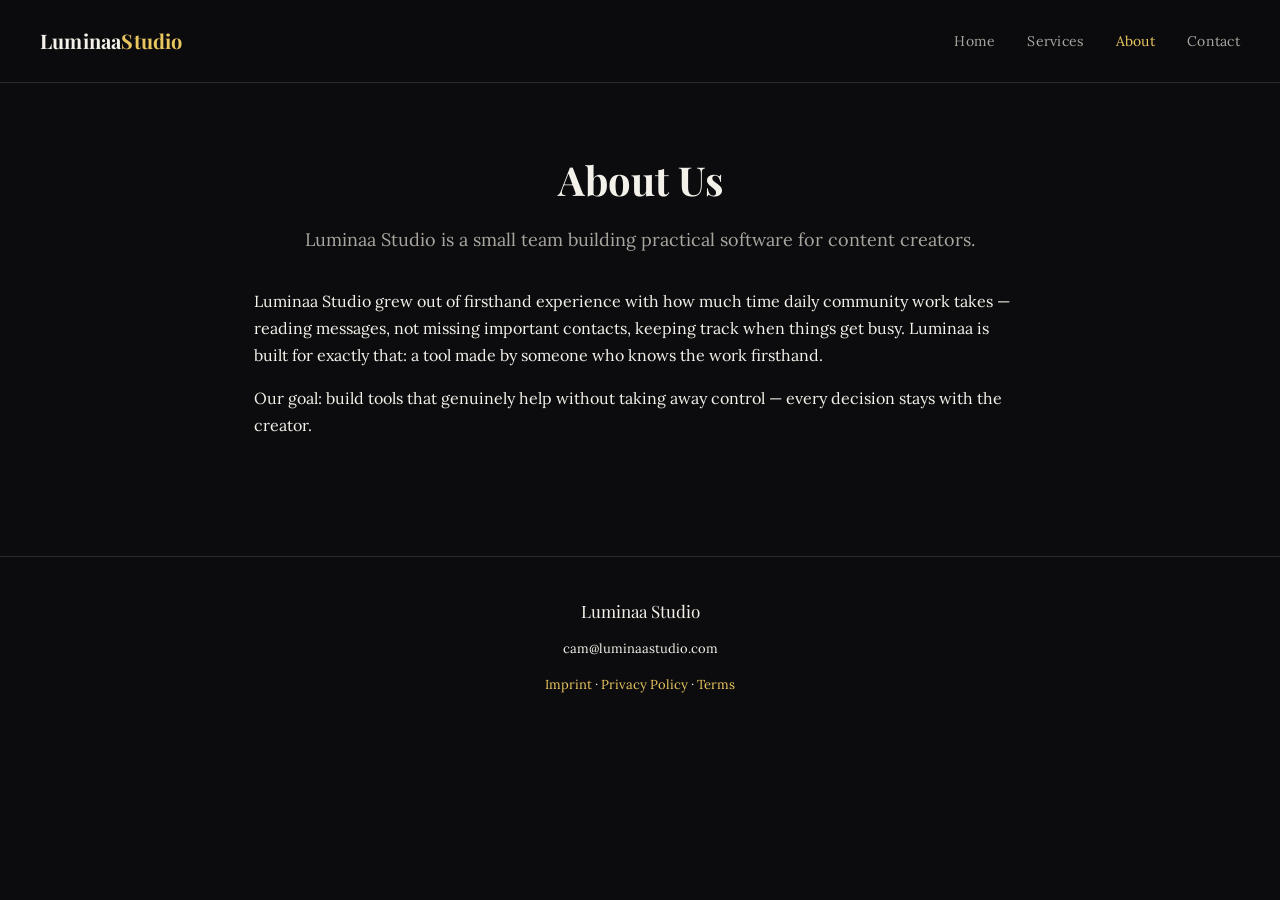
<file: ueber-uns.html>
<!doctype html>
<html lang="en">
<head>
<meta charset="utf-8">
<meta name="viewport" content="width=device-width, initial-scale=1">
<title>About Us — Luminaa Studio</title>
<link rel="stylesheet" href="style.css">
</head>
<body>
<header>
  <div class="brand">Luminaa<span>Studio</span></div>
  <nav>
    <a href="index.html">Home</a>
    <a href="services.html">Services</a>
    <a href="ueber-uns.html" class="active">About</a>
    <a href="kontakt.html#formular">Contact</a>
  </nav>
</header>
<main>
  <h1 class="center-title">About Us</h1>
  <p class="lead center">Luminaa Studio is a small team building practical software for content creators.</p>
  <p>Luminaa Studio grew out of firsthand experience with how much time daily community work takes — reading messages, not missing important contacts, keeping track when things get busy. Luminaa is built for exactly that: a tool made by someone who knows the work firsthand.</p>
  <p>Our goal: build tools that genuinely help without taking away control — every decision stays with the creator.</p>
</main>
<footer>
  <div class="footer-brand">Luminaa Studio</div>
  <p>cam@luminaastudio.com</p>
  <p><a href="impressum.html">Imprint</a> · <a href="datenschutz.html">Privacy Policy</a> · <a href="agb.html">Terms</a></p>
</footer>
</body>
</html>
</file>
<file: style.css>
@import url('https://fonts.googleapis.com/css2?family=Playfair+Display:wght@600;700&family=Lora:ital,wght@0,400;0,600;1,400&display=swap');

:root {
  --bg: #0c0c0e;
  --panel: #16161a;
  --line: #2a2a30;
  --text: #f4f1ea;
  --muted: #a9a6a0;
  --gold: #e9c65f;
  --gold-dark: #cca63f;
}

* { box-sizing: border-box; }

body {
  margin: 0;
  font-family: 'Lora', Georgia, serif;
  background: var(--bg);
  color: var(--text);
  line-height: 1.7;
}

header {
  display: flex;
  align-items: center;
  justify-content: space-between;
  padding: 24px 40px;
  position: sticky;
  top: 0;
  background: rgba(12,12,14,0.92);
  backdrop-filter: blur(6px);
  z-index: 10;
  border-bottom: 1px solid var(--line);
}

.brand {
  font-family: 'Playfair Display', Georgia, serif;
  font-weight: 700;
  font-size: 20px;
  letter-spacing: 0.01em;
}
.brand span { color: var(--gold); }

nav a {
  color: var(--muted);
  text-decoration: none;
  margin-left: 28px;
  font-size: 14px;
  letter-spacing: 0.02em;
}
nav a:hover, nav a.active { color: var(--gold); }

main {
  max-width: 820px;
  margin: 0 auto;
  padding: 72px 24px 100px;
}

.hero {
  text-align: center;
  padding: 40px 0 24px;
}

.hero-ctas {
  display: flex;
  justify-content: center;
  gap: 16px;
  margin-top: 36px;
  flex-wrap: wrap;
}

.tagline {
  font-family: 'Playfair Display', Georgia, serif;
  font-size: 28px;
  color: var(--muted);
  margin: 0;
}
.tagline strong { color: var(--text); display:block; font-size: 48px; margin-bottom: 12px; }

h1 {
  font-family: 'Playfair Display', Georgia, serif;
  font-size: 40px;
  line-height: 1.25;
  margin: 0 0 20px;
  font-weight: 700;
}
h2 {
  font-family: 'Playfair Display', Georgia, serif;
  font-size: 28px;
  margin: 56px 0 18px;
  font-weight: 700;
  text-align: center;
}
h3 {
  font-family: 'Playfair Display', Georgia, serif;
  font-size: 19px;
  margin: 0 0 8px;
  color: var(--gold);
}
p { color: var(--text); }
.lead {
  color: var(--muted);
  font-size: 18px;
  margin-bottom: 32px;
}
.center { text-align: center; }
h1.center-title, .hero h1 { text-align: center; }

.card {
  background: var(--panel);
  border: 1px solid var(--line);
  border-radius: 12px;
  padding: 28px;
  margin-bottom: 18px;
}

form.card { display: flex; flex-direction: column; gap: 18px; }
form label {
  display: flex;
  flex-direction: column;
  gap: 8px;
  font-size: 14px;
  color: var(--muted);
}
form input[type="text"],
form input[type="email"],
form textarea {
  background: var(--bg);
  border: 1px solid var(--line);
  border-radius: 8px;
  padding: 12px 14px;
  color: var(--text);
  font-family: 'Lora', Georgia, serif;
  font-size: 15px;
  resize: vertical;
}
form input:focus,
form textarea:focus {
  outline: none;
  border-color: var(--gold);
}
form button.btn { align-self: center; margin-top: 4px; }

.btn {
  display: inline-block;
  background: var(--gold);
  color: #14140f;
  text-decoration: none;
  padding: 16px 34px;
  border-radius: 999px;
  font-weight: 600;
  font-family: 'Lora', Georgia, serif;
  font-size: 16px;
  border: none;
  cursor: pointer;
}
.hero .btn { padding: 14px 28px; font-size: 15px; }
.btn:hover { background: var(--gold-dark); }
.btn-outline {
  background: transparent;
  color: var(--gold);
  border: 1px solid var(--gold);
}
.btn-outline:hover { background: var(--gold); color: #14140f; }
.btn-center { display:flex; justify-content:center; margin: 28px 0; }

.phone-shot {
  display: flex;
  justify-content: center;
  margin: 32px 0;
}
.phone-shot img {
  max-width: 320px;
  width: 100%;
  border-radius: 22px;
  border: 1px solid var(--line);
  box-shadow: 0 20px 60px rgba(0,0,0,0.5);
}

.pricing-cards {
  display: grid;
  grid-template-columns: 1fr 1fr;
  gap: 24px;
  margin: 32px 0 48px;
  align-items: stretch;
}
.pricing-card {
  background: var(--panel);
  border: 1px solid var(--line);
  border-radius: 16px;
  padding: 32px 28px;
  display: flex;
  flex-direction: column;
  text-align: left;
}
.pricing-card-highlight {
  border: 1px solid var(--gold);
  box-shadow: 0 20px 50px rgba(233, 198, 95, 0.14);
}
.pricing-badge {
  display: inline-block;
  align-self: flex-start;
  border: 1px solid var(--gold);
  color: var(--gold);
  font-family: 'Lora', Georgia, serif;
  font-size: 11px;
  font-weight: 600;
  letter-spacing: 0.03em;
  text-transform: uppercase;
  padding: 6px 14px;
  border-radius: 999px;
  margin-bottom: 22px;
}
.pricing-badge-solid {
  background: var(--gold);
  color: #14140f;
  border: none;
}
.pricing-card-title {
  font-family: 'Playfair Display', Georgia, serif;
  font-weight: 700;
  font-size: 26px;
  margin-bottom: 6px;
}
.pricing-card-price {
  font-family: 'Playfair Display', Georgia, serif;
  font-weight: 700;
  font-size: 22px;
  color: var(--gold);
  margin-bottom: 4px;
}
.pricing-card-price span {
  display: block;
  font-family: 'Lora', Georgia, serif;
  font-weight: 400;
  font-size: 14px;
  color: var(--muted);
  margin-top: 3px;
}
.pricing-card-sub {
  color: var(--muted);
  font-size: 14px;
  font-style: italic;
  margin: 14px 0 18px;
}
.pricing-card-desc {
  font-size: 15px;
  color: var(--text);
  margin-bottom: 18px;
  flex-grow: 1;
}
.pricing-card-for {
  font-size: 13px;
  color: var(--muted);
  border-top: 1px solid var(--line);
  padding-top: 14px;
  margin-bottom: 22px;
}
.pricing-card-for strong { color: var(--text); }
.pricing-card-btn { align-self: stretch; text-align: center; }

@media (max-width: 700px) {
  .pricing-cards { grid-template-columns: 1fr; }
}

footer {
  border-top: 1px solid var(--line);
  padding: 40px 24px;
  text-align: center;
  color: var(--muted);
  font-size: 13px;
}
footer a { color: var(--gold); text-decoration: none; }
footer a:hover { text-decoration: underline; }
.footer-brand {
  font-family: 'Playfair Display', Georgia, serif;
  font-size: 17px;
  color: var(--text);
  margin-bottom: 10px;
}

.legal-note {
  border-left: 3px solid var(--gold);
  padding: 14px 18px;
  background: var(--panel);
  color: var(--muted);
  font-size: 14px;
  margin-bottom: 32px;
}

ul { padding-left: 20px; }

@media (max-width: 600px) {
  h1 { font-size: 30px; }
  header { padding: 18px 20px; }
  nav a { margin-left: 16px; font-size: 13px; }
  .tagline strong { font-size: 36px; }
  .tagline { font-size: 20px; }
  .hero .btn { padding: 12px 22px; font-size: 13px; }
  .hero-ctas { gap: 12px; }
}
</file>
